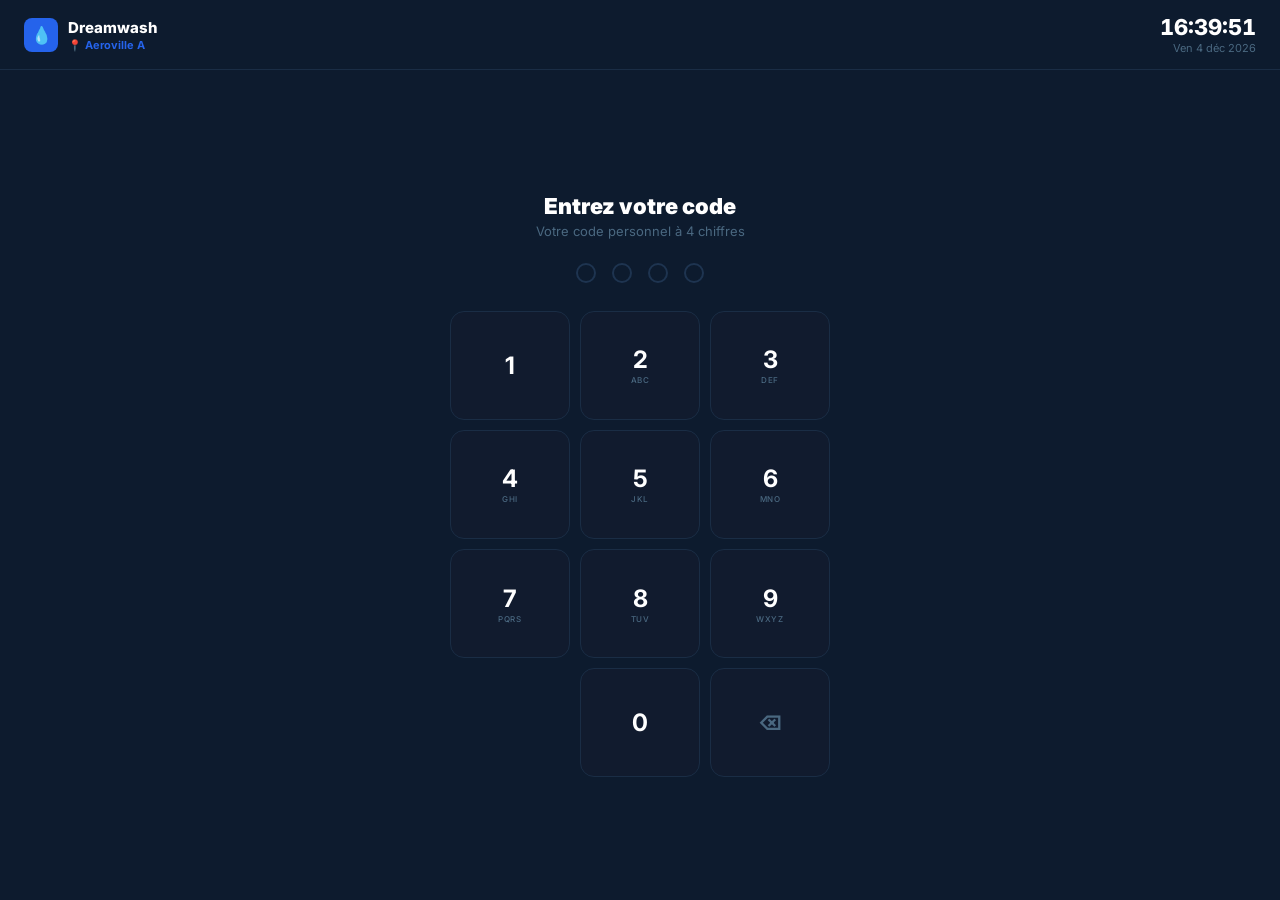
<file: dreamwash-badgeuse-v3.html>
<!DOCTYPE html>
<html lang="fr">
<head>
<meta charset="UTF-8">
<meta name="viewport" content="width=device-width, initial-scale=1.0, user-scalable=no">
<title>Dreamwash — Badgeuse</title>
<link href="https://fonts.googleapis.com/css2?family=Inter:wght@400;600;700;800;900&display=swap" rel="stylesheet">
<style>
* { box-sizing: border-box; margin: 0; padding: 0; -webkit-tap-highlight-color: transparent; }
body { background: #0D1B2E; font-family: 'Inter', sans-serif; color: #fff; min-height: 100vh; display: flex; flex-direction: column; user-select: none; }

.header { display: flex; justify-content: space-between; align-items: center; padding: 14px 24px; border-bottom: 1px solid #1A2D45; }
.logo { display: flex; align-items: center; gap: 10px; }
.logo-icon { width: 34px; height: 34px; background: #2563EB; border-radius: 8px; display: flex; align-items: center; justify-content: center; font-size: 17px; }
.logo-txt { font-size: 15px; font-weight: 800; }
.logo-sub { font-size: 11px; color: #2563EB; font-weight: 700; margin-top: 1px; }
.clock { text-align: right; }
.clock-time { font-size: 22px; font-weight: 800; font-variant-numeric: tabular-nums; }
.clock-date { font-size: 11px; color: #4A6880; margin-top: 1px; }

.main { flex: 1; display: flex; align-items: center; justify-content: center; padding: 16px; }
.screen { width: 100%; max-width: 380px; }
.view { display: none; animation: fi .2s ease; }
.view.active { display: block; }
@keyframes fi { from { opacity:0; transform:translateY(6px); } to { opacity:1; transform:translateY(0); } }

/* CODE */
.code-title { font-size: 22px; font-weight: 900; text-align: center; margin-bottom: 4px; }
.code-sub { font-size: 13px; color: #4A6880; text-align: center; margin-bottom: 24px; }
.dots { display: flex; justify-content: center; gap: 16px; margin-bottom: 28px; }
.dot { width: 20px; height: 20px; border-radius: 50%; border: 2px solid #1E3450; background: transparent; transition: all .2s; }
.dot.on { background: #2563EB; border-color: #2563EB; box-shadow: 0 0 14px rgba(37,99,235,.5); }
.dot.err { background: #DC2626; border-color: #DC2626; animation: shk .3s ease; }
.dot.ok { background: #16A34A; border-color: #16A34A; }
@keyframes shk { 0%,100%{transform:translateX(0)} 25%{transform:translateX(-5px)} 75%{transform:translateX(5px)} }

.keypad { display: grid; grid-template-columns: repeat(3,1fr); gap: 10px; }
.key { width: 100%; aspect-ratio: 1.1; background: #111B2E; border: 1.5px solid #1A2D45; border-radius: 14px; font-size: 24px; font-weight: 700; color: #fff; cursor: pointer; font-family: inherit; display: flex; flex-direction: column; align-items: center; justify-content: center; gap: 1px; transition: all .1s; }
.key:hover { background: #162236; border-color: #2563EB; }
.key:active { background: #2563EB; transform: scale(0.94); border-color: #2563EB; }
.key-sub { font-size: 8px; color: #4A6880; font-weight: 500; letter-spacing: .08em; }
.key.del { color: #4A6880; font-size: 20px; }
.key.del:hover { color: #DC2626; border-color: #DC2626; }
.key.empty { opacity: 0; pointer-events: none; }

/* CONFIRMATION */
.tech-card { background: #111B2E; border: 1px solid #1A2D45; border-radius: 16px; padding: 22px; text-align: center; margin-bottom: 22px; }
.tech-avatar { width: 70px; height: 70px; border-radius: 50%; display: flex; align-items: center; justify-content: center; font-size: 28px; font-weight: 900; margin: 0 auto 12px; }
.tech-name { font-size: 22px; font-weight: 900; margin-bottom: 4px; }
.tech-centre { font-size: 13px; color: #4A6880; }
.btn-present { width: 100%; padding: 20px; background: #15803D; border: none; border-radius: 16px; color: #fff; font-size: 20px; font-weight: 900; cursor: pointer; font-family: inherit; transition: all .15s; display: flex; align-items: center; justify-content: center; gap: 12px; margin-bottom: 12px; box-shadow: 0 4px 20px rgba(21,128,61,.4); }
.btn-present:hover { background: #16A34A; transform: translateY(-2px); }
.btn-present:active { transform: scale(.97); }
.btn-retour { width: 100%; padding: 12px; background: transparent; border: 1px solid #1A2D45; border-radius: 10px; color: #4A6880; font-size: 13px; font-weight: 600; cursor: pointer; font-family: inherit; transition: all .15s; }
.btn-retour:hover { border-color: #2563EB; color: #2563EB; }

/* SUCCESS */
.success-wrap { text-align: center; }
.success-circle { width: 100px; height: 100px; border-radius: 50%; display: flex; align-items: center; justify-content: center; font-size: 48px; margin: 0 auto 20px; background: #15803D; box-shadow: 0 0 50px rgba(22,163,74,.5); animation: pop .4s ease; }
@keyframes pop { 0%{transform:scale(0)} 70%{transform:scale(1.1)} 100%{transform:scale(1)} }
.success-name { font-size: 26px; font-weight: 900; margin-bottom: 4px; }
.success-centre { font-size: 14px; color: #4ADE80; font-weight: 600; margin-bottom: 4px; }
.success-time { font-size: 48px; font-weight: 900; font-variant-numeric: tabular-nums; margin: 14px 0; color: #4ADE80; }
.cra-notice { background: #0A1420; border: 1px solid #16A34A33; border-radius: 12px; padding: 14px 16px; margin-bottom: 18px; }
.cra-notice-t { font-size: 11px; color: #4A6880; margin-bottom: 4px; }
.cra-notice-v { font-size: 14px; font-weight: 700; color: #4ADE80; }
.countdown-bar { height: 4px; background: #1A2D45; border-radius: 2px; overflow: hidden; margin-top: 16px; }
.countdown-fill { height: 100%; background: #2563EB; border-radius: 2px; transition: width 1s linear; }
.countdown-txt { font-size: 11px; color: #4A6880; text-align: center; margin-top: 6px; }

/* ADMIN */
.admin-header { display: flex; justify-content: space-between; align-items: center; margin-bottom: 20px; }
.admin-title { font-size: 20px; font-weight: 900; }
.admin-date { font-size: 12px; color: #4A6880; }
.stat-row { display: grid; grid-template-columns: repeat(3,1fr); gap: 10px; margin-bottom: 18px; }
.stat-box { background: #111B2E; border: 1px solid #1A2D45; border-radius: 12px; padding: 14px; text-align: center; }
.stat-val { font-size: 26px; font-weight: 900; }
.stat-lbl { font-size: 10px; color: #4A6880; margin-top: 3px; }
.log-title { font-size: 12px; font-weight: 700; color: #4A6880; text-transform: uppercase; letter-spacing: .08em; margin-bottom: 10px; }
.log-list { display: flex; flex-direction: column; gap: 7px; max-height: 340px; overflow-y: auto; }
.log-item { background: #111B2E; border: 1px solid #1A2D45; border-radius: 10px; padding: 10px 14px; display: flex; align-items: center; gap: 12px; }
.log-avatar { width: 34px; height: 34px; border-radius: 50%; display: flex; align-items: center; justify-content: center; font-weight: 800; font-size: 13px; flex-shrink: 0; }
.log-name { font-size: 13px; font-weight: 700; }
.log-info { font-size: 11px; color: #4A6880; margin-top: 1px; }
.log-time { margin-left: auto; font-size: 14px; font-weight: 800; color: #4ADE80; }
.btn-close-admin { width: 100%; padding: 13px; background: #1A2D45; border: none; border-radius: 12px; color: #fff; font-size: 14px; font-weight: 700; cursor: pointer; font-family: inherit; margin-top: 14px; transition: all .15s; }
.btn-close-admin:hover { background: #253D5E; }

/* CENTRE CONFIG */
.centre-select { width: 100%; background: #111B2E; border: 1px solid #1A2D45; border-radius: 10px; padding: 12px 14px; color: #fff; font-size: 14px; font-family: inherit; outline: none; cursor: pointer; margin-bottom: 14px; }
.centre-select option { background: #111B2E; }
.centre-select:focus { border-color: #2563EB; }

/* ERROR */
.error-wrap { text-align: center; padding: 20px 0; }
.error-icon { font-size: 60px; margin-bottom: 16px; }
.error-msg { font-size: 18px; font-weight: 800; color: #F87171; margin-bottom: 8px; }
.error-sub { font-size: 13px; color: #4A6880; margin-bottom: 24px; }
.btn-retry { width: 100%; padding: 14px; background: #2563EB; border: none; border-radius: 12px; color: #fff; font-size: 15px; font-weight: 700; cursor: pointer; font-family: inherit; }
</style>
</head>
<body>

<div class="header">
  <div class="logo">
    <div class="logo-icon">💧</div>
    <div>
      <div class="logo-txt">Dreamwash</div>
      <div class="logo-sub" id="centre-header">Chargement…</div>
    </div>
  </div>
  <div class="clock">
    <div class="clock-time" id="clock">--:--:--</div>
    <div class="clock-date" id="datedisp">--</div>
  </div>
</div>

<div class="main">
  <div class="screen">

    <!-- SAISIE CODE -->
    <div class="view active" id="v-code">
      <div class="code-title">Entrez votre code</div>
      <div class="code-sub">Votre code personnel à 4 chiffres</div>
      <div class="dots" id="dots">
        <div class="dot"></div><div class="dot"></div><div class="dot"></div><div class="dot"></div>
      </div>
      <div class="keypad" id="keypad"></div>
    </div>

    <!-- CONFIRMATION PRÉSENT -->
    <div class="view" id="v-confirm">
      <div class="tech-card" id="tc"></div>
      <button class="btn-present" onclick="badge()">
        ✅ Je suis présent
      </button>
      <button class="btn-retour" onclick="reset()">← Ce n'est pas moi</button>
    </div>

    <!-- SUCCÈS -->
    <div class="view" id="v-success">
      <div class="success-wrap">
        <div class="success-circle">✓</div>
        <div class="success-name" id="sc-name"></div>
        <div class="success-centre" id="sc-centre"></div>
        <div class="success-time" id="sc-time"></div>
        <div class="cra-notice">
          <div class="cra-notice-t">📋 CRA mis à jour automatiquement</div>
          <div class="cra-notice-v" id="sc-cra"></div>
        </div>
        <div class="countdown-bar"><div class="countdown-fill" id="cd-fill" style="width:100%"></div></div>
        <div class="countdown-txt" id="cd-txt">Retour dans 6s…</div>
      </div>
    </div>

    <!-- ERREUR CODE -->
    <div class="view" id="v-error">
      <div class="error-wrap">
        <div class="error-icon">❌</div>
        <div class="error-msg">Code incorrect</div>
        <div class="error-sub">Ce code ne correspond à aucun technicien.<br>Vérifiez et réessayez.</div>
        <button class="btn-retry" onclick="reset()">← Réessayer</button>
      </div>
    </div>

    <!-- ADMIN CODE -->
    <div class="view" id="v-admin-code">
      <button class="btn-retour" style="margin-bottom:16px;" onclick="reset()">← Retour</button>
      <div class="code-title">Code administrateur</div>
      <div class="code-sub">Accès réservé au responsable</div>
      <div class="dots" id="dots-admin">
        <div class="dot"></div><div class="dot"></div><div class="dot"></div><div class="dot"></div>
      </div>
      <div class="keypad" id="keypad-admin"></div>
    </div>

    <!-- ADMIN DASHBOARD -->
    <div class="view" id="v-admin">
      <div class="admin-header">
        <div>
          <div class="admin-title">Présences du jour</div>
          <div class="admin-date" id="admin-date-lbl"></div>
        </div>
        <button style="background:none;border:1px solid #1A2D45;border-radius:8px;padding:6px 12px;color:#4A6880;font-size:12px;font-weight:600;cursor:pointer;font-family:inherit;" onclick="goAdminConfig()">⚙️ Centre</button>
      </div>
      <div class="stat-row">
        <div class="stat-box"><div class="stat-val" style="color:#16A34A;" id="adm-present">0</div><div class="stat-lbl">Présents</div></div>
        <div class="stat-box"><div class="stat-val" style="color:#2563EB;" id="adm-total">0</div><div class="stat-lbl">Badges total</div></div>
        <div class="stat-box"><div class="stat-val" style="color:#D97706;" id="adm-centres">0</div><div class="stat-lbl">Centres</div></div>
      </div>
      <div class="log-title">Journal des badgeages</div>
      <div class="log-list" id="adm-log"></div>
      <button class="btn-close-admin" onclick="reset()">← Fermer</button>
    </div>

    <!-- ADMIN CONFIG CENTRE -->
    <div class="view" id="v-admin-config">
      <button class="btn-retour" style="margin-bottom:16px;" onclick="show('v-admin')">← Retour</button>
      <div class="code-title" style="margin-bottom:4px;">Centre actif</div>
      <div class="code-sub">Associer cette tablette à un centre</div>
      <select class="centre-select" id="centre-select-admin">
        <option value="Aeroville A">Aeroville A</option>
        <option value="Aeroville B">Aeroville B</option>
        <option value="Lafayette Rouge">Lafayette Rouge</option>
        <option value="Lafayette Vert">Lafayette Vert</option>
        <option value="Cité des Sciences">Cité des Sciences</option>
        <option value="Le Parks">Le Parks</option>
        <option value="Parly2">Parly2</option>
        <option value="Belleville">Belleville</option>
        <option value="Suresnes">Suresnes</option>
      </select>
      <button class="btn-present" style="font-size:16px;padding:16px;" onclick="saveCentre()">✅ Enregistrer ce centre</button>
      <div style="margin-top:20px;background:#111B2E;border:1px solid #1A2D45;border-radius:12px;padding:14px;">
        <div style="font-size:11px;color:#4A6880;font-weight:700;text-transform:uppercase;letter-spacing:.08em;margin-bottom:10px;">Codes des techniciens</div>
        <div style="max-height:200px;overflow-y:auto;display:flex;flex-direction:column;gap:6px;" id="codes-list"></div>
      </div>
    </div>

  </div>
</div>

<script>
// ═══════════════════════════════════════════════════════════════════════════
// DATA
// ═══════════════════════════════════════════════════════════════════════════
const TECHS = [
  { nom:"Abdelali",       code:"1001", centre:"Lafayette Rouge",    color:"#2563EB" },
  { nom:"Abdeldjalil",    code:"1002", centre:"Lafayette Rouge",    color:"#7C3AED" },
  { nom:"Abdesamad",      code:"1003", centre:"Parly2",             color:"#DC2626" },
  { nom:"Adrien",         code:"1004", centre:"Le Parks",           color:"#16A34A" },
  { nom:"Ahmadul Hassan", code:"1005", centre:"Aeroville A",        color:"#0891B2" },
  { nom:"Ahmed",          code:"1006", centre:"Aeroville A",        color:"#D97706" },
  { nom:"Ali",            code:"1007", centre:"Lafayette Vert",     color:"#9333EA" },
  { nom:"Amine",          code:"1008", centre:"Belleville",         color:"#EA580C" },
  { nom:"Amine_parly2",   code:"1009", centre:"Parly2",             color:"#BE185D" },
  { nom:"Ayoub J.",       code:"1010", centre:"Lafayette Vert",     color:"#2563EB" },
  { nom:"Bilal",          code:"1011", centre:"Parly2",             color:"#7C3AED" },
  { nom:"Hamza",          code:"1012", centre:"Suresnes",           color:"#DC2626" },
  { nom:"Ilyas",          code:"1013", centre:"Aeroville B",        color:"#16A34A" },
  { nom:"Issam",          code:"1014", centre:"Parly2",             color:"#0891B2" },
  { nom:"Jawad",          code:"1015", centre:"Cité des Sciences",  color:"#D97706" },
  { nom:"Karim",          code:"1016", centre:"Lafayette Rouge",    color:"#9333EA" },
  { nom:"Khalid",         code:"1017", centre:"Lafayette Rouge",    color:"#EA580C" },
  { nom:"Khyal",          code:"1018", centre:"Aeroville A",        color:"#BE185D" },
  { nom:"Marwan",         code:"1019", centre:"Suresnes",           color:"#2563EB" },
  { nom:"Mehdi",          code:"1020", centre:"Aeroville B",        color:"#7C3AED" },
  { nom:"Mourad",         code:"1021", centre:"Lafayette Rouge",    color:"#DC2626" },
  { nom:"Nabil",          code:"1022", centre:"Belleville",         color:"#16A34A" },
  { nom:"Nasser",         code:"1023", centre:"Le Parks",           color:"#0891B2" },
  { nom:"Nordine",        code:"1024", centre:"Lafayette Vert",     color:"#D97706" },
  { nom:"Omar",           code:"1025", centre:"Cité des Sciences",  color:"#9333EA" },
  { nom:"Rachid",         code:"1026", centre:"Suresnes",           color:"#EA580C" },
  { nom:"Rayan",          code:"1027", centre:"Lafayette Rouge",    color:"#BE185D" },
  { nom:"Redouane",       code:"1028", centre:"Belleville",         color:"#2563EB" },
  { nom:"Sadoul",         code:"1029", centre:"Aeroville A",        color:"#7C3AED" },
  { nom:"Saiful Islam",   code:"1030", centre:"Aeroville B",        color:"#DC2626" },
  { nom:"Siraj",          code:"1031", centre:"Aeroville A",        color:"#16A34A" },
  { nom:"Sofiane",        code:"1032", centre:"Aeroville A",        color:"#0891B2" },
  { nom:"Soufiane",       code:"1033", centre:"Belleville",         color:"#D97706" },
  { nom:"Tarik",          code:"1034", centre:"Parly2",             color:"#9333EA" },
  { nom:"Youssef",        code:"1035", centre:"Lafayette Vert",     color:"#EA580C" },
  { nom:"Zakaria",        code:"1036", centre:"Le Parks",           color:"#BE185D" },
];

const ADMIN_CODE = "9999";

// State
let currentCode = "";
let adminCode = "";
let foundTech = null;
let currentCentre = localStorage.getItem('dw_centre') || "Aeroville A";
let badgeLog = JSON.parse(localStorage.getItem('dw_log') || '[]');
let countdownTimer = null;
let countdownSec = 6;

// ═══════════════════════════════════════════════════════════════════════════
// CLOCK
// ═══════════════════════════════════════════════════════════════════════════
function updateClock() {
  const now = new Date();
  document.getElementById('clock').textContent =
    [now.getHours(),now.getMinutes(),now.getSeconds()].map(n=>String(n).padStart(2,'0')).join(':');
  const jours = ['Dim','Lun','Mar','Mer','Jeu','Ven','Sam'];
  const mois = ['jan','fév','mar','avr','mai','jun','jul','aoû','sep','oct','nov','déc'];
  document.getElementById('datedisp').textContent =
    `${jours[now.getDay()]} ${now.getDate()} ${mois[now.getMonth()]} ${now.getFullYear()}`;
}
setInterval(updateClock, 1000);
updateClock();

// ═══════════════════════════════════════════════════════════════════════════
// CENTRE
// ═══════════════════════════════════════════════════════════════════════════
function setCentreHeader() {
  document.getElementById('centre-header').textContent = '📍 ' + currentCentre;
}

function saveCentre() {
  currentCentre = document.getElementById('centre-select-admin').value;
  localStorage.setItem('dw_centre', currentCentre);
  setCentreHeader();
  show('v-admin');
}

function goAdminConfig() {
  document.getElementById('centre-select-admin').value = currentCentre;
  // Render codes list
  const cl = document.getElementById('codes-list');
  cl.innerHTML = TECHS.map(t => `
    <div style="display:flex;justify-content:space-between;align-items:center;padding:6px 0;border-bottom:1px solid #1A2D45;">
      <div style="display:flex;align-items:center;gap:8px;">
        <div style="width:24px;height:24px;border-radius:50%;background:${t.color}22;color:${t.color};display:flex;align-items:center;justify-content:center;font-weight:800;font-size:10px;">${t.nom.charAt(0)}</div>
        <span style="font-size:12px;font-weight:600;">${t.nom}</span>
      </div>
      <div style="display:flex;align-items:center;gap:8px;">
        <span style="font-size:10px;color:#4A6880;">${t.centre}</span>
        <span style="font-family:monospace;font-size:13px;font-weight:800;color:#2563EB;">${t.code}</span>
      </div>
    </div>`).join('');
  show('v-admin-config');
}

// ═══════════════════════════════════════════════════════════════════════════
// KEYPAD PRINCIPAL
// ═══════════════════════════════════════════════════════════════════════════
const KL = {'2':'ABC','3':'DEF','4':'GHI','5':'JKL','6':'MNO','7':'PQRS','8':'TUV','9':'WXYZ'};

function buildKeypad(containerId, dotsId, onComplete) {
  const kp = document.getElementById(containerId);
  kp.innerHTML = '';
  let code = '';

  function updateDots(state = 'normal') {
    document.querySelectorAll(`#${dotsId} .dot`).forEach((d,i) => {
      d.className = 'dot';
      if (state === 'error') d.classList.add('err');
      else if (state === 'ok') d.classList.add('ok');
      else if (i < code.length) d.classList.add('on');
    });
  }

  function addDigit(d) {
    if (code.length >= 4) return;
    code += d;
    updateDots();
    if (code.length === 4) setTimeout(() => { onComplete(code, updateDots, () => { code=''; updateDots(); }); }, 150);
  }

  function delDigit() { code = code.slice(0,-1); updateDots(); }

  ['1','2','3','4','5','6','7','8','9','','0','⌫'].forEach(k => {
    const btn = document.createElement('button');
    if (k === '') { btn.className = 'key empty'; kp.appendChild(btn); return; }
    btn.className = 'key' + (k==='⌫'?' del':'');
    btn.innerHTML = k==='⌫' ? '⌫' : k+(KL[k]?`<span class="key-sub">${KL[k]}</span>`:'');
    btn.addEventListener('click', () => k==='⌫' ? delDigit() : addDigit(k));
    kp.appendChild(btn);
  });

  updateDots();
}

// ═══════════════════════════════════════════════════════════════════════════
// INIT KEYPADS
// ═══════════════════════════════════════════════════════════════════════════
buildKeypad('keypad', 'dots', (code, updateDots, resetCode) => {
  // Check admin code first
  if (code === ADMIN_CODE) {
    updateDots('ok');
    setTimeout(() => { resetCode(); show('v-admin-code'); }, 400);
    return;
  }
  const tech = TECHS.find(t => t.code === code);
  if (tech) {
    updateDots('ok');
    foundTech = tech;
    setTimeout(() => showConfirm(), 400);
  } else {
    updateDots('error');
    setTimeout(() => { resetCode(); }, 900);
    setTimeout(() => show('v-error'), 1100);
  }
});

buildKeypad('keypad-admin', 'dots-admin', (code, updateDots, resetCode) => {
  if (code === ADMIN_CODE) {
    updateDots('ok');
    setTimeout(() => { resetCode(); showAdmin(); }, 400);
  } else {
    updateDots('error');
    setTimeout(() => resetCode(), 900);
  }
});

// ═══════════════════════════════════════════════════════════════════════════
// CONFIRM
// ═══════════════════════════════════════════════════════════════════════════
function showConfirm() {
  document.getElementById('tc').innerHTML = `
    <div class="tech-avatar" style="background:${foundTech.color}22;color:${foundTech.color};">${foundTech.nom.charAt(0)}</div>
    <div class="tech-name">${foundTech.nom}</div>
    <div class="tech-centre">📍 ${currentCentre}</div>`;
  show('v-confirm');
}

// ═══════════════════════════════════════════════════════════════════════════
// BADGE
// ═══════════════════════════════════════════════════════════════════════════
function badge() {
  const now = new Date();
  const hh = String(now.getHours()).padStart(2,'0');
  const mm = String(now.getMinutes()).padStart(2,'0');
  const timeStr = `${hh}:${mm}`;
  const dateStr = `${String(now.getDate()).padStart(2,'0')}/${String(now.getMonth()+1).padStart(2,'0')}/${now.getFullYear()}`;

  const entry = {
    nom: foundTech.nom,
    centreHabituel: foundTech.centre,
    centreBadge: currentCentre,
    color: foundTech.color,
    time: timeStr,
    date: dateStr
  };
  badgeLog.unshift(entry);
  // Keep only last 200 entries
  if (badgeLog.length > 200) badgeLog = badgeLog.slice(0,200);
  localStorage.setItem('dw_log', JSON.stringify(badgeLog));

  // Success screen
  document.getElementById('sc-name').textContent = foundTech.nom;
  document.getElementById('sc-centre').textContent = '📍 ' + currentCentre;
  document.getElementById('sc-time').textContent = timeStr;

  const isMobile = foundTech.centre !== currentCentre;
  document.getElementById('sc-cra').textContent = isMobile
    ? `Présence à ${currentCentre} enregistrée ✓ (centre habituel : ${foundTech.centre})`
    : `Présence du ${dateStr} enregistrée ✓`;

  show('v-success');
  startCountdown();
}

// ═══════════════════════════════════════════════════════════════════════════
// COUNTDOWN
// ═══════════════════════════════════════════════════════════════════════════
function startCountdown() {
  if (countdownTimer) clearInterval(countdownTimer);
  let s = 6;
  const fill = document.getElementById('cd-fill');
  const txt = document.getElementById('cd-txt');
  fill.style.transition = 'none';
  fill.style.width = '100%';
  setTimeout(() => {
    fill.style.transition = 'width 1s linear';
    fill.style.width = '0%';
  }, 50);
  txt.textContent = `Retour dans ${s}s…`;
  countdownTimer = setInterval(() => {
    s--;
    txt.textContent = `Retour dans ${s}s…`;
    if (s <= 0) { clearInterval(countdownTimer); reset(); }
  }, 1000);
}

// ═══════════════════════════════════════════════════════════════════════════
// ADMIN
// ═══════════════════════════════════════════════════════════════════════════
function showAdmin() {
  const now = new Date();
  const dateStr = `${String(now.getDate()).padStart(2,'0')}/${String(now.getMonth()+1).padStart(2,'0')}/${now.getFullYear()}`;
  document.getElementById('admin-date-lbl').textContent = dateStr;

  const todayLog = badgeLog.filter(l => l.date === dateStr);
  const uniq = [...new Set(todayLog.map(l=>l.nom))];
  const centres = [...new Set(todayLog.map(l=>l.centreBadge))];

  document.getElementById('adm-present').textContent = uniq.length;
  document.getElementById('adm-total').textContent = todayLog.length;
  document.getElementById('adm-centres').textContent = centres.length;
  document.getElementById('admin-date-lbl').textContent = `Mercredi 15 Avril 2026`;

  const log = document.getElementById('adm-log');
  if (todayLog.length === 0) {
    log.innerHTML = '<div style="text-align:center;color:#4A6880;padding:20px;font-size:13px;">Aucun badgeage aujourd\'hui</div>';
  } else {
    log.innerHTML = todayLog.map(l => {
      const isMobile = l.centreBadge !== l.centreHabituel;
      return `<div class="log-item">
        <div class="log-avatar" style="background:${l.color}22;color:${l.color};">${l.nom.charAt(0)}</div>
        <div>
          <div class="log-name">${l.nom}</div>
          <div class="log-info">📍 ${l.centreBadge}${isMobile?' <span style="color:#D97706;">⚡ mobile</span>':''}</div>
        </div>
        <div class="log-time">${l.time}</div>
      </div>`;
    }).join('');
  }

  show('v-admin');
}

// ═══════════════════════════════════════════════════════════════════════════
// UTILS
// ═══════════════════════════════════════════════════════════════════════════
function show(id) {
  document.querySelectorAll('.view').forEach(v => v.classList.remove('active'));
  document.getElementById(id).classList.add('active');
}

function reset() {
  if (countdownTimer) clearInterval(countdownTimer);
  foundTech = null;
  // Rebuild main keypad to reset its internal state
  buildKeypad('keypad', 'dots', (code, updateDots, resetCode) => {
    if (code === ADMIN_CODE) {
      updateDots('ok');
      setTimeout(() => { resetCode(); show('v-admin-code'); }, 400);
      return;
    }
    const tech = TECHS.find(t => t.code === code);
    if (tech) {
      updateDots('ok');
      foundTech = tech;
      setTimeout(() => showConfirm(), 400);
    } else {
      updateDots('error');
      setTimeout(() => { resetCode(); }, 900);
      setTimeout(() => show('v-error'), 1100);
    }
  });
  show('v-code');
}

// ═══════════════════════════════════════════════════════════════════════════
// INIT
// ═══════════════════════════════════════════════════════════════════════════
setCentreHeader();
</script>
</body>
</html>
</file>
